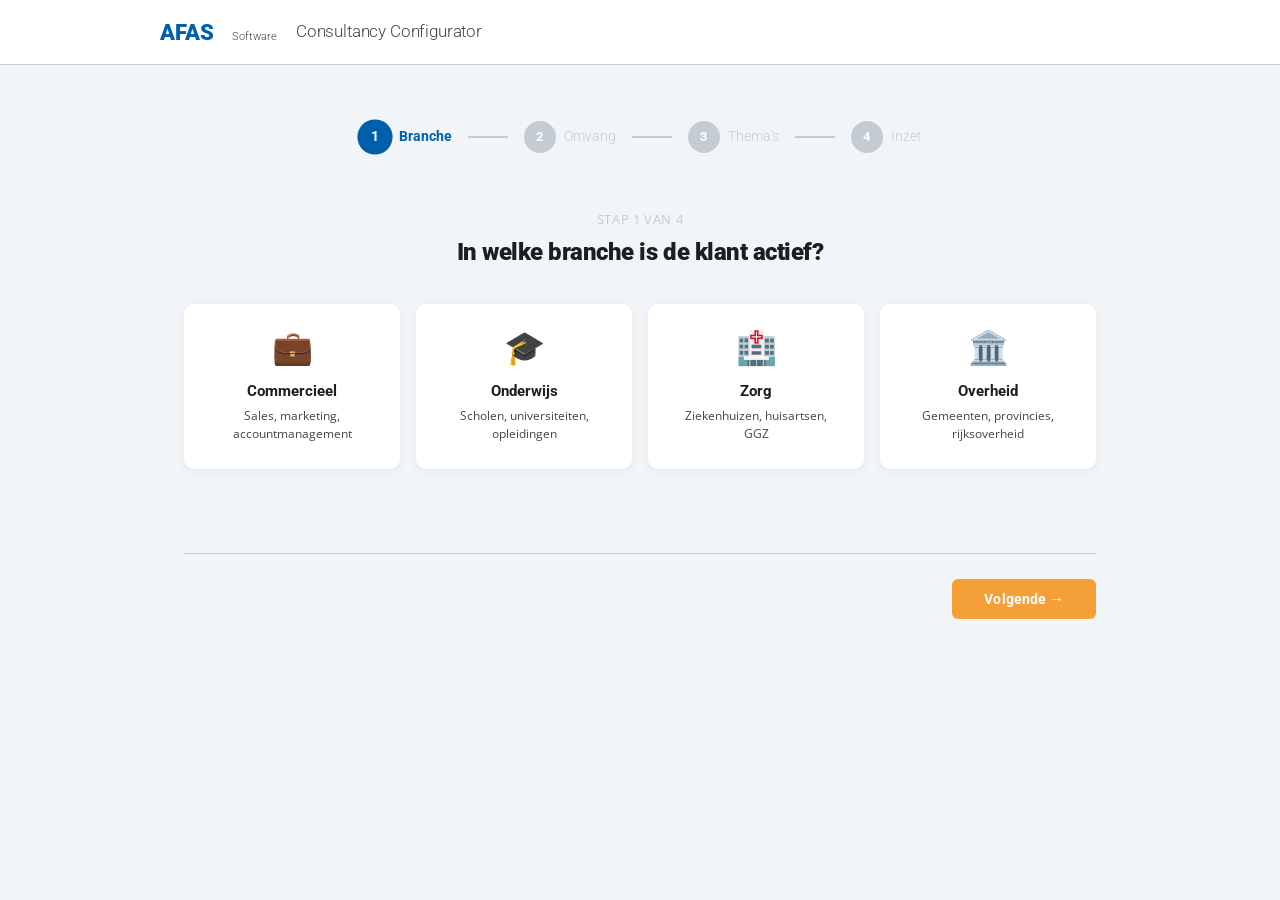
<file: src/ConsultancyConfigurator/index.html>
<!DOCTYPE html>
<html lang="nl">
<head>
    <meta charset="UTF-8">
    <meta name="viewport" content="width=device-width, initial-scale=1.0">
    <title>AFAS Consultancy Configurator</title>
    <link rel="stylesheet" href="css/configurator.css">
    <link rel="icon" href="data:image/svg+xml,<svg xmlns='http://www.w3.org/2000/svg' viewBox='0 0 16 16'><text y='14' font-size='14'>⚙️</text></svg>">
</head>
<body>

    <!-- Header -->
    <header class="configurator-header">
        <div class="configurator-header__inner">
            <svg class="configurator-header__logo" viewBox="0 0 120 32" fill="none" xmlns="http://www.w3.org/2000/svg">
                <text x="0" y="24" font-family="Roboto, Arial" font-weight="900" font-size="22" fill="#005FAA">AFAS</text>
                <text x="72" y="24" font-family="Roboto, Arial" font-weight="300" font-size="11" fill="#41474D">Software</text>
            </svg>
            <span class="configurator-header__title">Consultancy Configurator</span>
        </div>
    </header>

    <!-- Wizard -->
    <main class="configurator">

        <!-- Step Indicator -->
        <nav class="step-indicator" id="stepIndicator">
            <div class="step-indicator__item step-indicator__item--active" data-step="1">
                <span class="step-indicator__number">1</span>
                <span class="step-indicator__label">Branche</span>
            </div>
            <div class="step-indicator__connector" data-connector="1"></div>
            <div class="step-indicator__item" data-step="2">
                <span class="step-indicator__number">2</span>
                <span class="step-indicator__label">Omvang</span>
            </div>
            <div class="step-indicator__connector" data-connector="2"></div>
            <div class="step-indicator__item" data-step="3">
                <span class="step-indicator__number">3</span>
                <span class="step-indicator__label">Thema's</span>
            </div>
            <div class="step-indicator__connector" data-connector="3"></div>
            <div class="step-indicator__item" data-step="4">
                <span class="step-indicator__number">4</span>
                <span class="step-indicator__label">Inzet</span>
            </div>
        </nav>

        <!-- Step Content -->
        <div id="stepContent" class="step-content">
            <!-- Dynamically rendered by configurator.js -->
        </div>

        <!-- Validation message -->
        <div id="validationMessage" class="validation-message">
            Maak een keuze om verder te gaan.
        </div>

        <!-- Navigation -->
        <div class="step-navigation">
            <button id="btnPrev" class="btn btn--secondary btn--ghost" onclick="Configurator.prevStep()">
                ← Vorige
            </button>
            <button id="btnNext" class="btn btn--primary" onclick="Configurator.nextStep()">
                Volgende →
            </button>
        </div>
    </main>

    <script src="js/data.js"></script>
    <script src="js/configurator.js"></script>
</body>
</html>
</file>
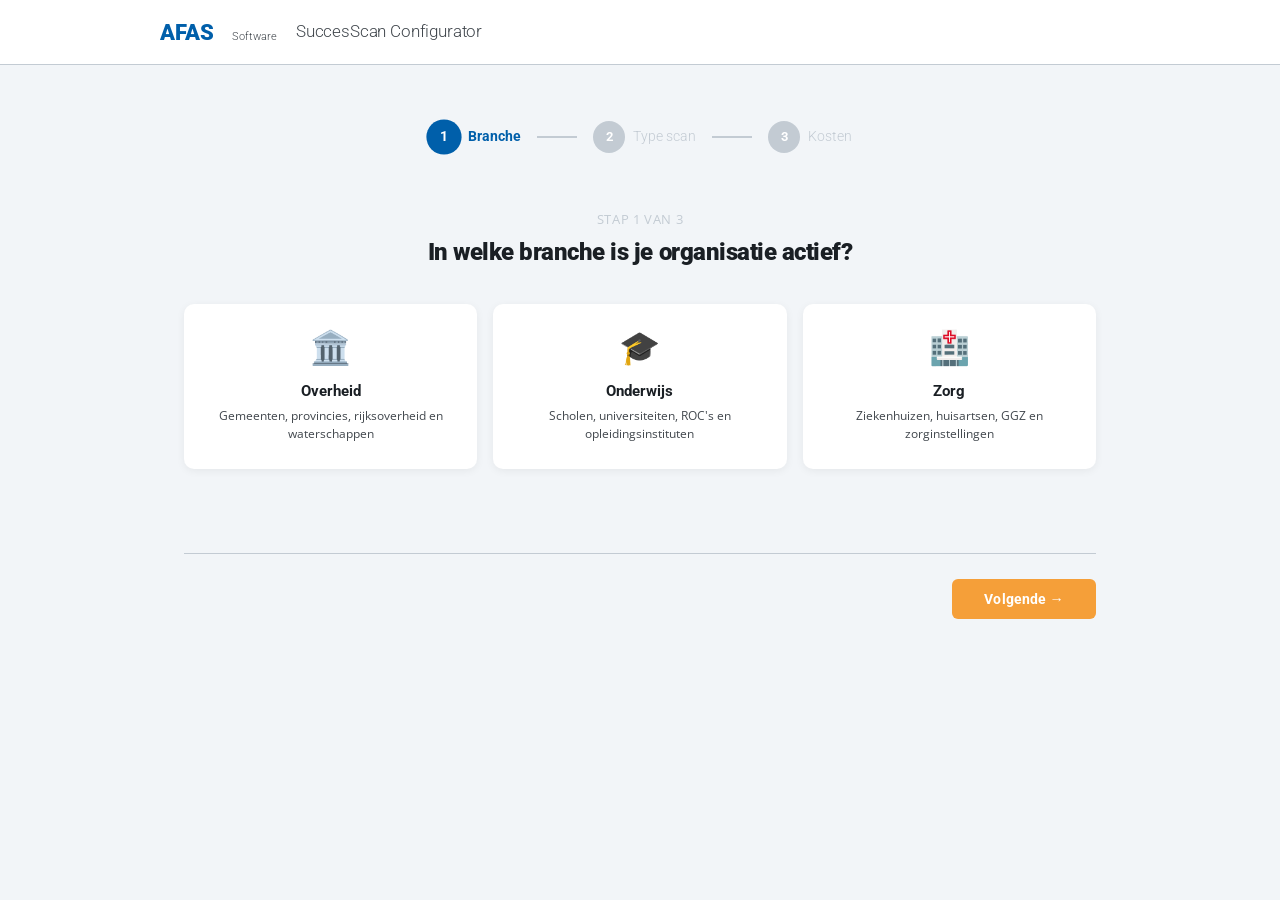
<file: src/SuccesScanConfigurator/index.html>
<!DOCTYPE html>
<html lang="nl">
<head>
    <meta charset="UTF-8">
    <meta name="viewport" content="width=device-width, initial-scale=1.0">
    <title>AFAS SuccesScan Configurator</title>
    <link rel="stylesheet" href="css/configurator.css">
    <link rel="icon" href="data:image/svg+xml,<svg xmlns='http://www.w3.org/2000/svg' viewBox='0 0 16 16'><text y='14' font-size='14'>🔍</text></svg>">
</head>
<body>

    <!-- Header -->
    <header class="configurator-header">
        <div class="configurator-header__inner">
            <svg class="configurator-header__logo" viewBox="0 0 120 32" fill="none" xmlns="http://www.w3.org/2000/svg">
                <text x="0" y="24" font-family="Roboto, Arial" font-weight="900" font-size="22" fill="#005FAA">AFAS</text>
                <text x="72" y="24" font-family="Roboto, Arial" font-weight="300" font-size="11" fill="#41474D">Software</text>
            </svg>
            <span class="configurator-header__title">SuccesScan Configurator</span>
        </div>
    </header>

    <!-- Wizard -->
    <main class="configurator">

        <!-- Step Indicator -->
        <nav class="step-indicator" id="stepIndicator">
            <div class="step-indicator__item step-indicator__item--active" data-step="1">
                <span class="step-indicator__number">1</span>
                <span class="step-indicator__label">Branche</span>
            </div>
            <div class="step-indicator__connector" data-connector="1"></div>
            <div class="step-indicator__item" data-step="2">
                <span class="step-indicator__number">2</span>
                <span class="step-indicator__label">Type scan</span>
            </div>
            <div class="step-indicator__connector" data-connector="2"></div>
            <div class="step-indicator__item" data-step="3">
                <span class="step-indicator__number">3</span>
                <span class="step-indicator__label">Kosten</span>
            </div>
        </nav>

        <!-- Step Content -->
        <div id="stepContent" class="step-content">
            <!-- Dynamically rendered by configurator.js -->
        </div>

        <!-- Validation message -->
        <div id="validationMessage" class="validation-message">
            Maak een keuze om verder te gaan.
        </div>

        <!-- Navigation -->
        <div class="step-navigation">
            <button id="btnPrev" class="btn btn--secondary btn--ghost" onclick="Configurator.prevStep()">
                ← Vorige
            </button>
            <button id="btnNext" class="btn btn--primary" onclick="Configurator.nextStep()">
                Volgende →
            </button>
        </div>
    </main>

    <script src="js/data.js"></script>
    <script src="js/configurator.js"></script>
</body>
</html>
</file>
<file: src/ConsultancyConfigurator/css/configurator.css>
/* ============================================
   AFAS Consultancy Configurator
   Brand: AFAS Software huisstijl
   ============================================ */

/* --- Google Fonts --- */
@import url('https://fonts.googleapis.com/css2?family=Open+Sans:wght@300;400;600&family=Roboto:wght@300;700;900&display=swap');

/* --- CSS Custom Properties (AFAS Brand) --- */
:root {
    /* Primary */
    --afas-blue: #005FAA;
    --afas-light-blue: #0074D0;
    --afas-extra-light-blue: #D7EAFF;

    /* Neutrals */
    --afas-black: #1A1F24;
    --afas-dark-gray: #41474D;
    --afas-light-gray: #C3CBD3;
    --afas-extra-light-gray: #F2F5F8;
    --afas-white: #FFFFFF;

    /* Accent */
    --afas-orange: #F59F39;
    --afas-green: #3CC658;

    /* Typography */
    --font-heading: 'Roboto', Arial, sans-serif;
    --font-body: 'Open Sans', Arial, sans-serif;

    /* Spacing */
    --space-xs: 4px;
    --space-sm: 8px;
    --space-md: 16px;
    --space-lg: 24px;
    --space-xl: 32px;
    --space-2xl: 48px;
    --space-3xl: 64px;

    /* Sizing */
    --max-width: 960px;
    --border-radius: 10px;
    --border-radius-sm: 6px;

    /* Shadows */
    --shadow-card: 0 2px 8px rgba(0, 0, 0, 0.06);
    --shadow-card-hover: 0 6px 20px rgba(0, 95, 170, 0.12);
    --shadow-card-active: 0 2px 12px rgba(0, 95, 170, 0.18);

    /* Transitions */
    --transition-fast: 150ms ease;
    --transition-normal: 250ms ease;
    --transition-slow: 400ms cubic-bezier(0.4, 0, 0.2, 1);
}

/* --- Reset & Base --- */
*,
*::before,
*::after {
    box-sizing: border-box;
    margin: 0;
    padding: 0;
}

html {
    font-size: 15px;
    -webkit-font-smoothing: antialiased;
    -moz-osx-font-smoothing: grayscale;
}

body {
    font-family: var(--font-body);
    color: var(--afas-dark-gray);
    background: var(--afas-extra-light-gray);
    line-height: 1.6;
    min-height: 100vh;
}

/* --- Header --- */
.configurator-header {
    background: var(--afas-white);
    border-bottom: 1px solid var(--afas-light-gray);
    padding: var(--space-md) var(--space-lg);
}

.configurator-header__inner {
    max-width: var(--max-width);
    margin: 0 auto;
    display: flex;
    align-items: center;
    gap: var(--space-md);
}

.configurator-header__logo {
    height: 32px;
    width: auto;
}

.configurator-header__title {
    font-family: var(--font-heading);
    font-weight: 300;
    font-size: 1.15rem;
    color: var(--afas-dark-gray);
    letter-spacing: -0.01em;
}

/* --- Main Container --- */
.configurator {
    max-width: var(--max-width);
    margin: 0 auto;
    padding: var(--space-2xl) var(--space-lg);
}

/* --- Step Indicator --- */
.step-indicator {
    display: flex;
    align-items: center;
    justify-content: center;
    gap: 0;
    margin-bottom: var(--space-2xl);
    position: relative;
}

.step-indicator__item {
    display: flex;
    align-items: center;
    gap: var(--space-sm);
    padding: var(--space-sm) var(--space-md);
    position: relative;
    cursor: default;
    user-select: none;
}

.step-indicator__number {
    width: 32px;
    height: 32px;
    border-radius: 50%;
    display: flex;
    align-items: center;
    justify-content: center;
    font-family: var(--font-heading);
    font-weight: 700;
    font-size: 0.85rem;
    background: var(--afas-light-gray);
    color: var(--afas-white);
    transition: background var(--transition-normal), color var(--transition-normal), transform var(--transition-fast);
    flex-shrink: 0;
}

.step-indicator__label {
    font-family: var(--font-heading);
    font-weight: 300;
    font-size: 0.9rem;
    color: var(--afas-light-gray);
    transition: color var(--transition-normal);
    white-space: nowrap;
}

/* Active step */
.step-indicator__item--active .step-indicator__number {
    background: var(--afas-blue);
    color: var(--afas-white);
    transform: scale(1.1);
}

.step-indicator__item--active .step-indicator__label {
    color: var(--afas-blue);
    font-weight: 700;
}

/* Completed step */
.step-indicator__item--completed .step-indicator__number {
    background: var(--afas-green);
    color: var(--afas-white);
}

.step-indicator__item--completed .step-indicator__label {
    color: var(--afas-dark-gray);
}

/* Connector line between steps */
.step-indicator__connector {
    width: 40px;
    height: 2px;
    background: var(--afas-light-gray);
    transition: background var(--transition-normal);
    flex-shrink: 0;
}

.step-indicator__connector--completed {
    background: var(--afas-green);
}

/* --- Step Header --- */
.step-header {
    text-align: center;
    margin-bottom: var(--space-xl);
}

.step-header__subtitle {
    font-family: var(--font-body);
    font-weight: 400;
    font-size: 0.85rem;
    color: var(--afas-light-gray);
    text-transform: uppercase;
    letter-spacing: 0.05em;
    margin-bottom: var(--space-xs);
}

.step-header__title {
    font-family: var(--font-heading);
    font-weight: 900;
    font-size: 1.6rem;
    color: var(--afas-black);
    letter-spacing: -0.02em;
}

/* --- Card Grid --- */
.card-grid {
    display: grid;
    gap: var(--space-md);
}

.card-grid--cols-3 {
    grid-template-columns: repeat(3, 1fr);
}

.card-grid--cols-4 {
    grid-template-columns: repeat(4, 1fr);
}

.card-grid--cols-2x4 {
    grid-template-columns: repeat(4, 1fr);
}

/* --- Option Card --- */
.option-card {
    background: var(--afas-white);
    border: 2px solid transparent;
    border-radius: var(--border-radius);
    padding: var(--space-lg);
    cursor: pointer;
    text-align: center;
    box-shadow: var(--shadow-card);
    transition:
        border-color var(--transition-normal),
        box-shadow var(--transition-normal),
        transform var(--transition-fast),
        background var(--transition-normal);
    position: relative;
    overflow: hidden;
}

.option-card::before {
    content: '';
    position: absolute;
    top: 0;
    left: 0;
    right: 0;
    height: 3px;
    background: transparent;
    transition: background var(--transition-normal);
}

.option-card:hover {
    border-color: var(--afas-extra-light-blue);
    box-shadow: var(--shadow-card-hover);
    transform: translateY(-2px);
}

.option-card--selected {
    border-color: var(--afas-blue);
    box-shadow: var(--shadow-card-active);
    background: rgba(0, 95, 170, 0.03);
}

.option-card--selected::before {
    background: var(--afas-blue);
}

.option-card__icon {
    font-size: 2.2rem;
    margin-bottom: var(--space-md);
    display: block;
    line-height: 1;
}

.option-card__title {
    font-family: var(--font-heading);
    font-weight: 700;
    font-size: 1rem;
    color: var(--afas-black);
    margin-bottom: var(--space-xs);
}

.option-card__description {
    font-size: 0.8rem;
    color: var(--afas-dark-gray);
    line-height: 1.5;
}

/* Multi-select check indicator */
.option-card__check {
    position: absolute;
    top: var(--space-sm);
    right: var(--space-sm);
    width: 24px;
    height: 24px;
    border-radius: 50%;
    border: 2px solid var(--afas-light-gray);
    display: flex;
    align-items: center;
    justify-content: center;
    transition: all var(--transition-normal);
    font-size: 0.75rem;
    color: transparent;
}

.option-card--selected .option-card__check {
    background: var(--afas-blue);
    border-color: var(--afas-blue);
    color: var(--afas-white);
}

/* --- Badge (for theme cards) --- */
.option-card__badge {
    display: inline-block;
    font-family: var(--font-heading);
    font-weight: 700;
    font-size: 0.7rem;
    padding: 2px 8px;
    border-radius: 20px;
    margin-top: var(--space-sm);
    text-transform: uppercase;
    letter-spacing: 0.03em;
}

.option-card__badge--consultant {
    background: var(--afas-extra-light-blue);
    color: var(--afas-blue);
}

.option-card__badge--senior {
    background: #FFF3E0;
    color: #E68A00;
}

.option-card__days {
    font-family: var(--font-heading);
    font-weight: 300;
    font-size: 0.8rem;
    color: var(--afas-light-blue);
    margin-top: var(--space-xs);
}

/* --- Navigation --- */
.step-navigation {
    display: flex;
    justify-content: space-between;
    align-items: center;
    margin-top: var(--space-2xl);
    padding-top: var(--space-lg);
    border-top: 1px solid var(--afas-light-gray);
}

.btn {
    font-family: var(--font-heading);
    font-weight: 700;
    font-size: 0.95rem;
    padding: 12px 32px;
    border-radius: var(--border-radius-sm);
    border: none;
    cursor: pointer;
    transition:
        background var(--transition-normal),
        transform var(--transition-fast),
        box-shadow var(--transition-normal);
    user-select: none;
    letter-spacing: 0.01em;
}

.btn:active {
    transform: scale(0.97);
}

.btn--primary {
    background: var(--afas-orange);
    color: var(--afas-white);
}

.btn--primary:hover {
    background: #e08e28;
    box-shadow: 0 4px 12px rgba(245, 159, 57, 0.3);
}

.btn--primary:disabled {
    background: var(--afas-light-gray);
    color: var(--afas-white);
    cursor: not-allowed;
    box-shadow: none;
    transform: none;
}

.btn--secondary {
    background: transparent;
    color: var(--afas-dark-gray);
    border: 1px solid var(--afas-light-gray);
}

.btn--secondary:hover {
    background: var(--afas-extra-light-gray);
    border-color: var(--afas-dark-gray);
}

.btn--ghost {
    background: transparent;
    color: var(--afas-light-gray);
    visibility: hidden;
}

/* --- Inzet Overview (Step 4) --- */
.inzet-overview {
    background: var(--afas-white);
    border-radius: var(--border-radius);
    box-shadow: var(--shadow-card);
    overflow: hidden;
}

.inzet-table {
    width: 100%;
    border-collapse: collapse;
}

.inzet-table thead {
    background: var(--afas-blue);
    color: var(--afas-white);
}

.inzet-table th {
    font-family: var(--font-heading);
    font-weight: 700;
    font-size: 0.8rem;
    text-transform: uppercase;
    letter-spacing: 0.04em;
    padding: var(--space-md) var(--space-lg);
    text-align: left;
}

.inzet-table th:last-child {
    text-align: right;
}

.inzet-table td {
    padding: var(--space-md) var(--space-lg);
    border-bottom: 1px solid var(--afas-extra-light-gray);
    font-size: 0.9rem;
}

.inzet-table td:last-child {
    text-align: right;
    font-family: var(--font-heading);
    font-weight: 700;
}

.inzet-table tbody tr:hover {
    background: var(--afas-extra-light-gray);
}

.inzet-table__type {
    display: inline-block;
    font-family: var(--font-heading);
    font-weight: 700;
    font-size: 0.7rem;
    padding: 2px 10px;
    border-radius: 20px;
    text-transform: uppercase;
    letter-spacing: 0.03em;
}

.inzet-table__type--consultant {
    background: var(--afas-extra-light-blue);
    color: var(--afas-blue);
}

.inzet-table__type--senior {
    background: #FFF3E0;
    color: #E68A00;
}

/* Total row */
.inzet-table tfoot {
    background: var(--afas-extra-light-gray);
}

.inzet-table tfoot td {
    font-family: var(--font-heading);
    font-weight: 900;
    font-size: 1rem;
    color: var(--afas-black);
    border-bottom: none;
    padding: var(--space-lg);
}

/* Summary cards below the table */
.inzet-summary {
    display: grid;
    grid-template-columns: repeat(3, 1fr);
    gap: var(--space-md);
    margin-top: var(--space-lg);
}

.inzet-summary-card {
    background: var(--afas-white);
    border-radius: var(--border-radius);
    padding: var(--space-lg);
    text-align: center;
    box-shadow: var(--shadow-card);
    border-top: 3px solid var(--afas-blue);
}

.inzet-summary-card--accent {
    border-top-color: var(--afas-orange);
}

.inzet-summary-card--green {
    border-top-color: var(--afas-green);
}

.inzet-summary-card__value {
    font-family: var(--font-heading);
    font-weight: 900;
    font-size: 2rem;
    color: var(--afas-black);
    line-height: 1.1;
}

.inzet-summary-card__label {
    font-size: 0.8rem;
    color: var(--afas-dark-gray);
    margin-top: var(--space-xs);
}

/* --- Step Content Transition --- */
.step-content {
    opacity: 1;
    transform: translateX(0);
    transition: opacity var(--transition-slow), transform var(--transition-slow);
}

.step-content--entering {
    opacity: 0;
    transform: translateX(30px);
}

.step-content--exiting {
    opacity: 0;
    transform: translateX(-30px);
}

/* --- Validation Shake --- */
@keyframes shake {
    0%, 100% { transform: translateX(0); }
    20% { transform: translateX(-6px); }
    40% { transform: translateX(6px); }
    60% { transform: translateX(-4px); }
    80% { transform: translateX(4px); }
}

.btn--shake {
    animation: shake 0.4s ease;
}

/* --- Validation message --- */
.validation-message {
    text-align: center;
    color: #D32F2F;
    font-size: 0.85rem;
    margin-top: var(--space-md);
    opacity: 0;
    transition: opacity var(--transition-normal);
}

.validation-message--visible {
    opacity: 1;
}

/* --- Responsive --- */
@media (max-width: 768px) {
    .configurator {
        padding: var(--space-lg) var(--space-md);
    }

    .card-grid--cols-3,
    .card-grid--cols-4,
    .card-grid--cols-2x4 {
        grid-template-columns: repeat(2, 1fr);
    }

    .step-indicator__label {
        display: none;
    }

    .step-indicator__connector {
        width: 24px;
    }

    .step-header__title {
        font-size: 1.3rem;
    }

    .inzet-summary {
        grid-template-columns: 1fr;
    }

    .inzet-table th,
    .inzet-table td {
        padding: var(--space-sm) var(--space-md);
        font-size: 0.8rem;
    }
}

@media (max-width: 480px) {
    .card-grid--cols-3,
    .card-grid--cols-4,
    .card-grid--cols-2x4 {
        grid-template-columns: 1fr;
    }

    .step-navigation {
        flex-direction: column-reverse;
        gap: var(--space-md);
    }

    .btn {
        width: 100%;
        text-align: center;
    }

    .btn--ghost {
        display: none;
    }

    .configurator-header__title {
        font-size: 0.95rem;
    }
}
</file>
<file: src/SuccesScanConfigurator/css/configurator.css>
/* ============================================
   AFAS SuccesScan Configurator
   Brand: AFAS Software huisstijl
   ============================================ */

/* --- Google Fonts --- */
@import url('https://fonts.googleapis.com/css2?family=Open+Sans:wght@300;400;600&family=Roboto:wght@300;700;900&display=swap');

/* --- CSS Custom Properties (AFAS Brand) --- */
:root {
    /* Primary */
    --afas-blue: #005FAA;
    --afas-light-blue: #0074D0;
    --afas-extra-light-blue: #D7EAFF;

    /* Neutrals */
    --afas-black: #1A1F24;
    --afas-dark-gray: #41474D;
    --afas-light-gray: #C3CBD3;
    --afas-extra-light-gray: #F2F5F8;
    --afas-white: #FFFFFF;

    /* Accent */
    --afas-orange: #F59F39;
    --afas-green: #3CC658;

    /* Typography */
    --font-heading: 'Roboto', Arial, sans-serif;
    --font-body: 'Open Sans', Arial, sans-serif;

    /* Spacing */
    --space-xs: 4px;
    --space-sm: 8px;
    --space-md: 16px;
    --space-lg: 24px;
    --space-xl: 32px;
    --space-2xl: 48px;
    --space-3xl: 64px;

    /* Sizing */
    --max-width: 960px;
    --border-radius: 10px;
    --border-radius-sm: 6px;

    /* Shadows */
    --shadow-card: 0 2px 8px rgba(0, 0, 0, 0.06);
    --shadow-card-hover: 0 6px 20px rgba(0, 95, 170, 0.12);
    --shadow-card-active: 0 2px 12px rgba(0, 95, 170, 0.18);

    /* Transitions */
    --transition-fast: 150ms ease;
    --transition-normal: 250ms ease;
    --transition-slow: 400ms cubic-bezier(0.4, 0, 0.2, 1);
}

/* --- Reset & Base --- */
*,
*::before,
*::after {
    box-sizing: border-box;
    margin: 0;
    padding: 0;
}

html {
    font-size: 15px;
    -webkit-font-smoothing: antialiased;
    -moz-osx-font-smoothing: grayscale;
}

body {
    font-family: var(--font-body);
    color: var(--afas-dark-gray);
    background: var(--afas-extra-light-gray);
    line-height: 1.6;
    min-height: 100vh;
}

/* --- Header --- */
.configurator-header {
    background: var(--afas-white);
    border-bottom: 1px solid var(--afas-light-gray);
    padding: var(--space-md) var(--space-lg);
}

.configurator-header__inner {
    max-width: var(--max-width);
    margin: 0 auto;
    display: flex;
    align-items: center;
    gap: var(--space-md);
}

.configurator-header__logo {
    height: 32px;
    width: auto;
}

.configurator-header__title {
    font-family: var(--font-heading);
    font-weight: 300;
    font-size: 1.15rem;
    color: var(--afas-dark-gray);
    letter-spacing: -0.01em;
}

/* --- Main Container --- */
.configurator {
    max-width: var(--max-width);
    margin: 0 auto;
    padding: var(--space-2xl) var(--space-lg);
}

/* --- Step Indicator --- */
.step-indicator {
    display: flex;
    align-items: center;
    justify-content: center;
    gap: 0;
    margin-bottom: var(--space-2xl);
    position: relative;
}

.step-indicator__item {
    display: flex;
    align-items: center;
    gap: var(--space-sm);
    padding: var(--space-sm) var(--space-md);
    position: relative;
    cursor: default;
    user-select: none;
}

.step-indicator__number {
    width: 32px;
    height: 32px;
    border-radius: 50%;
    display: flex;
    align-items: center;
    justify-content: center;
    font-family: var(--font-heading);
    font-weight: 700;
    font-size: 0.85rem;
    background: var(--afas-light-gray);
    color: var(--afas-white);
    transition: background var(--transition-normal), color var(--transition-normal), transform var(--transition-fast);
    flex-shrink: 0;
}

.step-indicator__label {
    font-family: var(--font-heading);
    font-weight: 300;
    font-size: 0.9rem;
    color: var(--afas-light-gray);
    transition: color var(--transition-normal);
    white-space: nowrap;
}

/* Active step */
.step-indicator__item--active .step-indicator__number {
    background: var(--afas-blue);
    color: var(--afas-white);
    transform: scale(1.1);
}

.step-indicator__item--active .step-indicator__label {
    color: var(--afas-blue);
    font-weight: 700;
}

/* Completed step */
.step-indicator__item--completed .step-indicator__number {
    background: var(--afas-green);
    color: var(--afas-white);
}

.step-indicator__item--completed .step-indicator__label {
    color: var(--afas-dark-gray);
}

/* Connector line between steps */
.step-indicator__connector {
    width: 40px;
    height: 2px;
    background: var(--afas-light-gray);
    transition: background var(--transition-normal);
    flex-shrink: 0;
}

.step-indicator__connector--completed {
    background: var(--afas-green);
}

/* --- Step Header --- */
.step-header {
    text-align: center;
    margin-bottom: var(--space-xl);
}

.step-header__subtitle {
    font-family: var(--font-body);
    font-weight: 400;
    font-size: 0.85rem;
    color: var(--afas-light-gray);
    text-transform: uppercase;
    letter-spacing: 0.05em;
    margin-bottom: var(--space-xs);
}

.step-header__title {
    font-family: var(--font-heading);
    font-weight: 900;
    font-size: 1.6rem;
    color: var(--afas-black);
    letter-spacing: -0.02em;
}

/* --- Card Grid --- */
.card-grid {
    display: grid;
    gap: var(--space-md);
}

.card-grid--cols-3 {
    grid-template-columns: repeat(3, 1fr);
}

/* --- Option Card --- */
.option-card {
    background: var(--afas-white);
    border: 2px solid transparent;
    border-radius: var(--border-radius);
    padding: var(--space-lg);
    cursor: pointer;
    text-align: center;
    box-shadow: var(--shadow-card);
    transition:
        border-color var(--transition-normal),
        box-shadow var(--transition-normal),
        transform var(--transition-fast),
        background var(--transition-normal);
    position: relative;
    overflow: hidden;
}

.option-card::before {
    content: '';
    position: absolute;
    top: 0;
    left: 0;
    right: 0;
    height: 3px;
    background: transparent;
    transition: background var(--transition-normal);
}

.option-card:hover {
    border-color: var(--afas-extra-light-blue);
    box-shadow: var(--shadow-card-hover);
    transform: translateY(-2px);
}

.option-card--selected {
    border-color: var(--afas-blue);
    box-shadow: var(--shadow-card-active);
    background: rgba(0, 95, 170, 0.03);
}

.option-card--selected::before {
    background: var(--afas-blue);
}

.option-card__icon {
    font-size: 2.2rem;
    margin-bottom: var(--space-md);
    display: block;
    line-height: 1;
}

.option-card__title {
    font-family: var(--font-heading);
    font-weight: 700;
    font-size: 1rem;
    color: var(--afas-black);
    margin-bottom: var(--space-xs);
}

.option-card__description {
    font-size: 0.8rem;
    color: var(--afas-dark-gray);
    line-height: 1.5;
}

/* Price badge on scan cards */
.option-card__price {
    display: inline-block;
    font-family: var(--font-heading);
    font-weight: 700;
    font-size: 0.85rem;
    padding: 4px 12px;
    border-radius: 20px;
    margin-top: var(--space-md);
    background: var(--afas-extra-light-blue);
    color: var(--afas-blue);
}

.option-card--selected .option-card__price {
    background: var(--afas-blue);
    color: var(--afas-white);
}

/* --- Navigation --- */
.step-navigation {
    display: flex;
    justify-content: space-between;
    align-items: center;
    margin-top: var(--space-2xl);
    padding-top: var(--space-lg);
    border-top: 1px solid var(--afas-light-gray);
}

.btn {
    font-family: var(--font-heading);
    font-weight: 700;
    font-size: 0.95rem;
    padding: 12px 32px;
    border-radius: var(--border-radius-sm);
    border: none;
    cursor: pointer;
    transition:
        background var(--transition-normal),
        transform var(--transition-fast),
        box-shadow var(--transition-normal);
    user-select: none;
    letter-spacing: 0.01em;
}

.btn:active {
    transform: scale(0.97);
}

.btn--primary {
    background: var(--afas-orange);
    color: var(--afas-white);
}

.btn--primary:hover {
    background: #e08e28;
    box-shadow: 0 4px 12px rgba(245, 159, 57, 0.3);
}

.btn--primary:disabled {
    background: var(--afas-light-gray);
    color: var(--afas-white);
    cursor: not-allowed;
    box-shadow: none;
    transform: none;
}

.btn--secondary {
    background: transparent;
    color: var(--afas-dark-gray);
    border: 1px solid var(--afas-light-gray);
}

.btn--secondary:hover {
    background: var(--afas-extra-light-gray);
    border-color: var(--afas-dark-gray);
}

.btn--ghost {
    background: transparent;
    color: var(--afas-light-gray);
    visibility: hidden;
}

/* --- Kosten Resultaat (Step 3) --- */
.kosten-resultaat {
    text-align: center;
    max-width: 600px;
    margin: 0 auto;
}

.kosten-resultaat__selectie {
    display: flex;
    justify-content: center;
    gap: var(--space-lg);
    margin-bottom: var(--space-2xl);
}

.kosten-selectie-item {
    display: flex;
    align-items: center;
    gap: var(--space-sm);
    font-size: 0.9rem;
    color: var(--afas-dark-gray);
}

.kosten-selectie-item__icon {
    width: 36px;
    height: 36px;
    border-radius: 50%;
    background: var(--afas-extra-light-blue);
    display: flex;
    align-items: center;
    justify-content: center;
    font-size: 1.1rem;
    flex-shrink: 0;
}

.kosten-selectie-item__label {
    font-family: var(--font-heading);
    font-weight: 300;
    font-size: 0.8rem;
    color: var(--afas-light-gray);
    text-transform: uppercase;
    letter-spacing: 0.03em;
}

.kosten-selectie-item__value {
    font-family: var(--font-heading);
    font-weight: 700;
    color: var(--afas-black);
}

.kosten-resultaat__prijs-card {
    background: var(--afas-white);
    border-radius: var(--border-radius);
    box-shadow: var(--shadow-card);
    padding: var(--space-2xl) var(--space-xl);
    border-top: 4px solid var(--afas-blue);
    margin-bottom: var(--space-xl);
}

.kosten-resultaat__label {
    font-family: var(--font-body);
    font-weight: 400;
    font-size: 0.9rem;
    color: var(--afas-dark-gray);
    margin-bottom: var(--space-sm);
}

.kosten-resultaat__prijs {
    font-family: var(--font-heading);
    font-weight: 900;
    font-size: 3.5rem;
    color: var(--afas-blue);
    line-height: 1.1;
    letter-spacing: -0.02em;
}

.kosten-resultaat__btw {
    font-family: var(--font-body);
    font-weight: 300;
    font-size: 0.8rem;
    color: var(--afas-light-gray);
    margin-top: var(--space-xs);
}

.kosten-resultaat__beschrijving {
    font-size: 0.9rem;
    color: var(--afas-dark-gray);
    line-height: 1.7;
    margin-bottom: var(--space-xl);
}

.kosten-resultaat__cta {
    display: inline-block;
    font-family: var(--font-heading);
    font-weight: 700;
    font-size: 1rem;
    padding: 14px 40px;
    border-radius: var(--border-radius-sm);
    border: none;
    cursor: pointer;
    background: var(--afas-green);
    color: var(--afas-white);
    text-decoration: none;
    transition:
        background var(--transition-normal),
        transform var(--transition-fast),
        box-shadow var(--transition-normal);
}

.kosten-resultaat__cta:hover {
    background: #2fb348;
    box-shadow: 0 4px 12px rgba(60, 198, 88, 0.3);
    transform: translateY(-1px);
}

.kosten-resultaat__cta:active {
    transform: scale(0.97);
}

/* --- Step Content Transition --- */
.step-content {
    opacity: 1;
    transform: translateX(0);
    transition: opacity var(--transition-slow), transform var(--transition-slow);
}

.step-content--entering {
    opacity: 0;
    transform: translateX(30px);
}

.step-content--exiting {
    opacity: 0;
    transform: translateX(-30px);
}

/* --- Validation Shake --- */
@keyframes shake {
    0%, 100% { transform: translateX(0); }
    20% { transform: translateX(-6px); }
    40% { transform: translateX(6px); }
    60% { transform: translateX(-4px); }
    80% { transform: translateX(4px); }
}

.btn--shake {
    animation: shake 0.4s ease;
}

/* --- Validation message --- */
.validation-message {
    text-align: center;
    color: #D32F2F;
    font-size: 0.85rem;
    margin-top: var(--space-md);
    opacity: 0;
    transition: opacity var(--transition-normal);
}

.validation-message--visible {
    opacity: 1;
}

/* --- Responsive --- */
@media (max-width: 768px) {
    .configurator {
        padding: var(--space-lg) var(--space-md);
    }

    .card-grid--cols-3 {
        grid-template-columns: repeat(2, 1fr);
    }

    .step-indicator__label {
        display: none;
    }

    .step-indicator__connector {
        width: 24px;
    }

    .step-header__title {
        font-size: 1.3rem;
    }

    .kosten-resultaat__prijs {
        font-size: 2.5rem;
    }

    .kosten-resultaat__selectie {
        flex-direction: column;
        align-items: center;
        gap: var(--space-md);
    }
}

@media (max-width: 480px) {
    .card-grid--cols-3 {
        grid-template-columns: 1fr;
    }

    .step-navigation {
        flex-direction: column-reverse;
        gap: var(--space-md);
    }

    .btn {
        width: 100%;
        text-align: center;
    }

    .btn--ghost {
        display: none;
    }

    .configurator-header__title {
        font-size: 0.95rem;
    }

    .kosten-resultaat__prijs {
        font-size: 2rem;
    }
}
</file>
